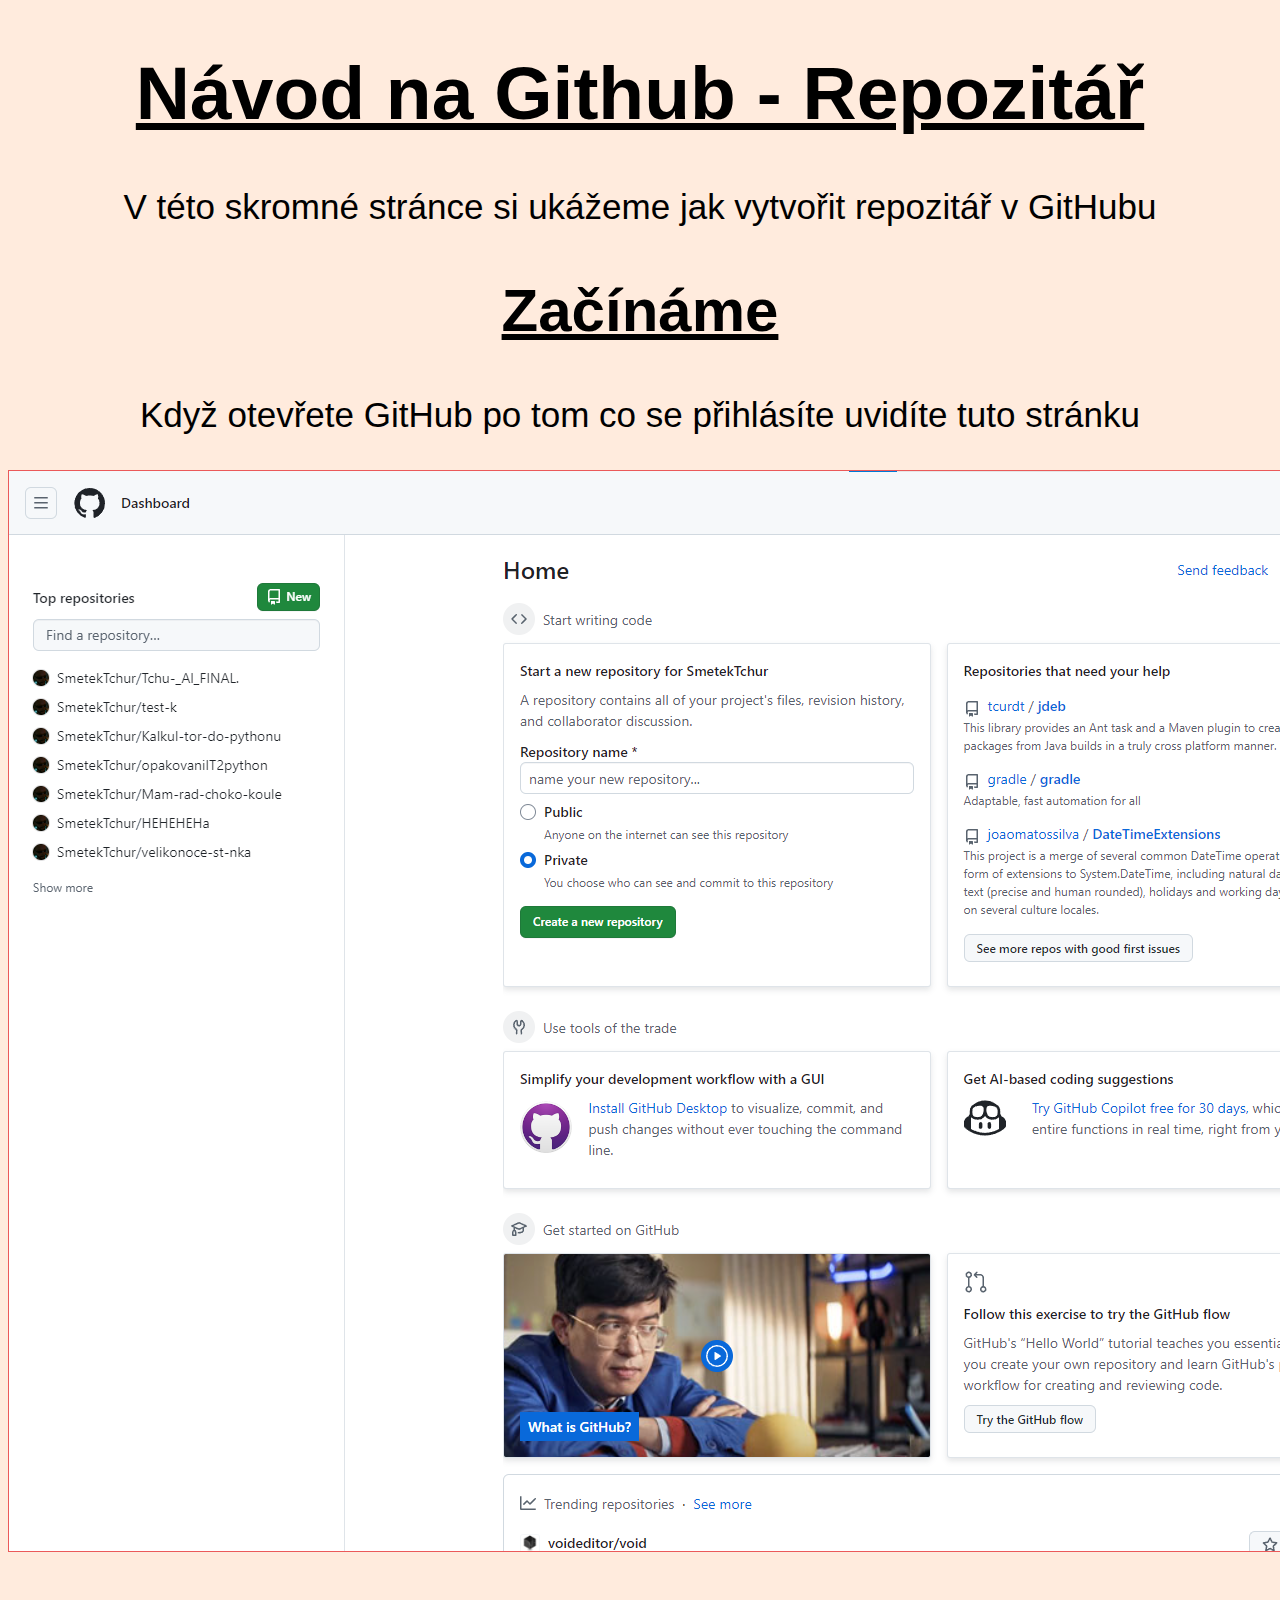
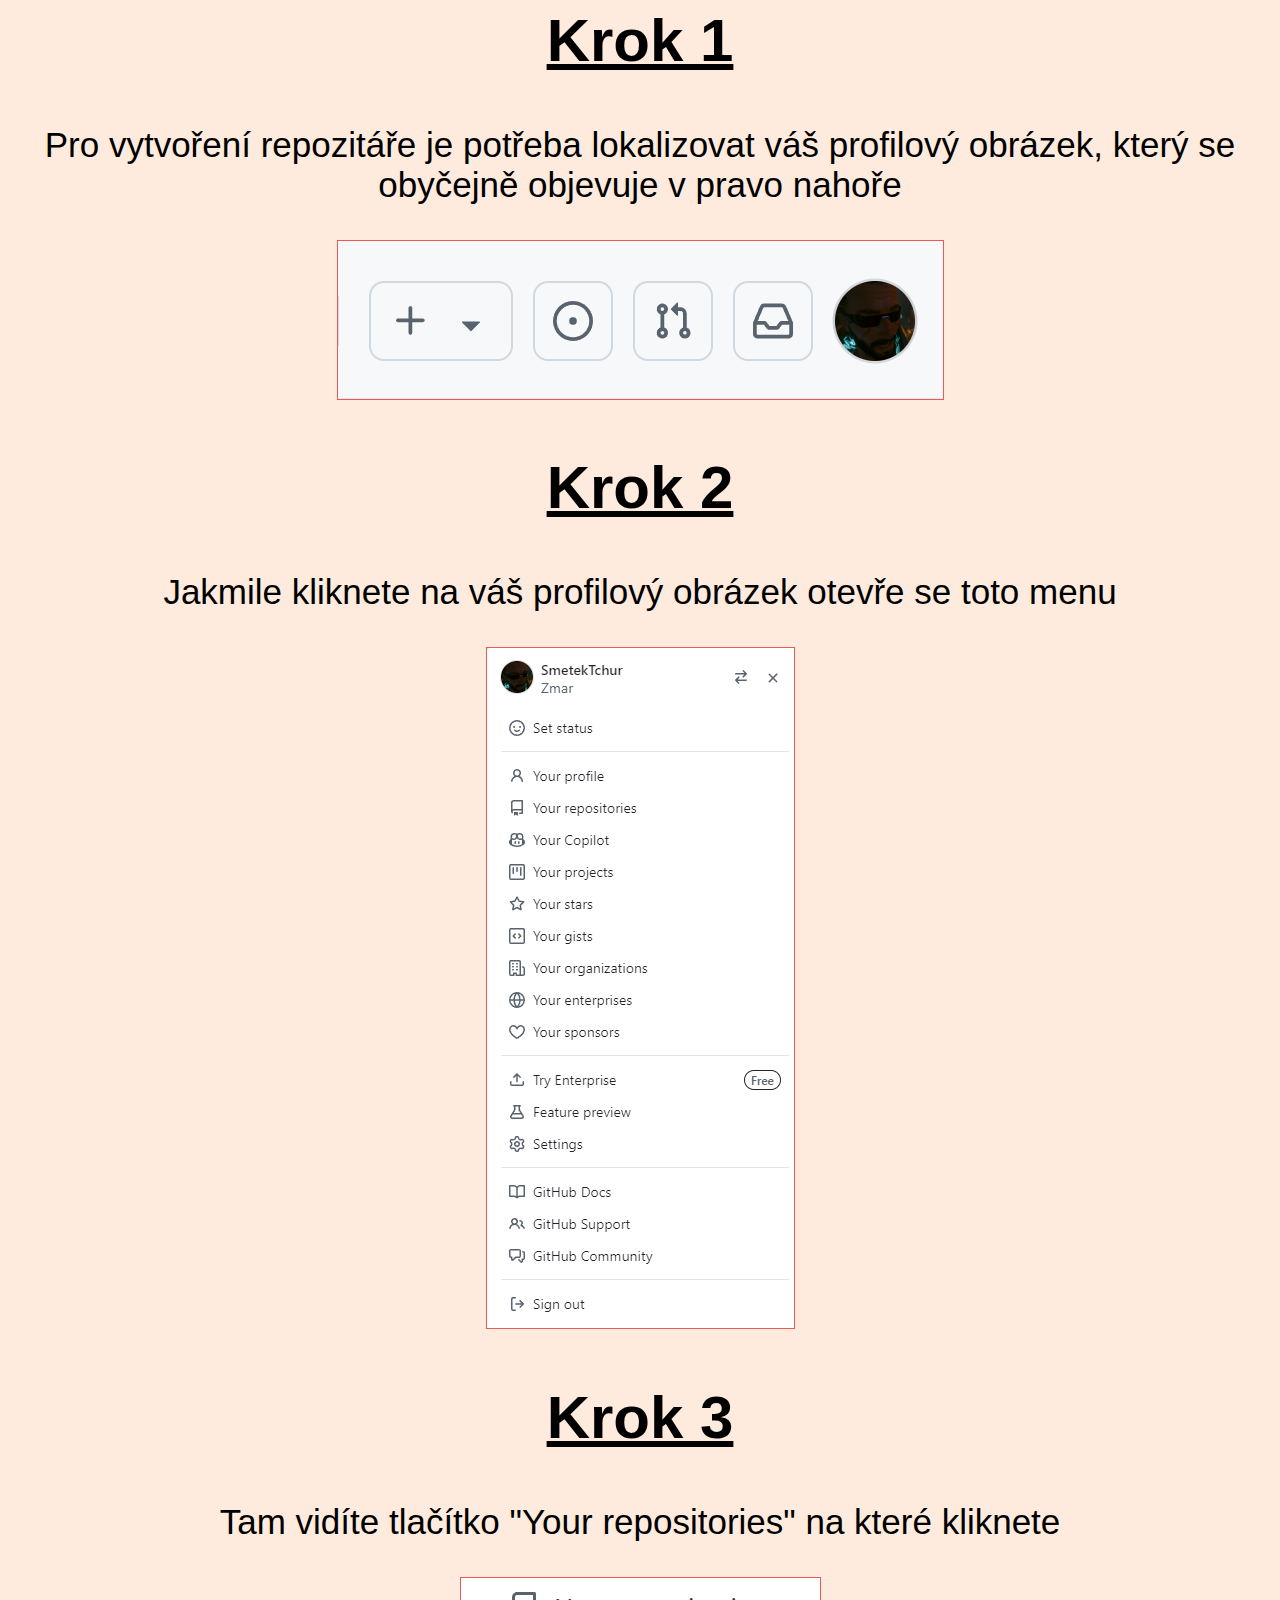
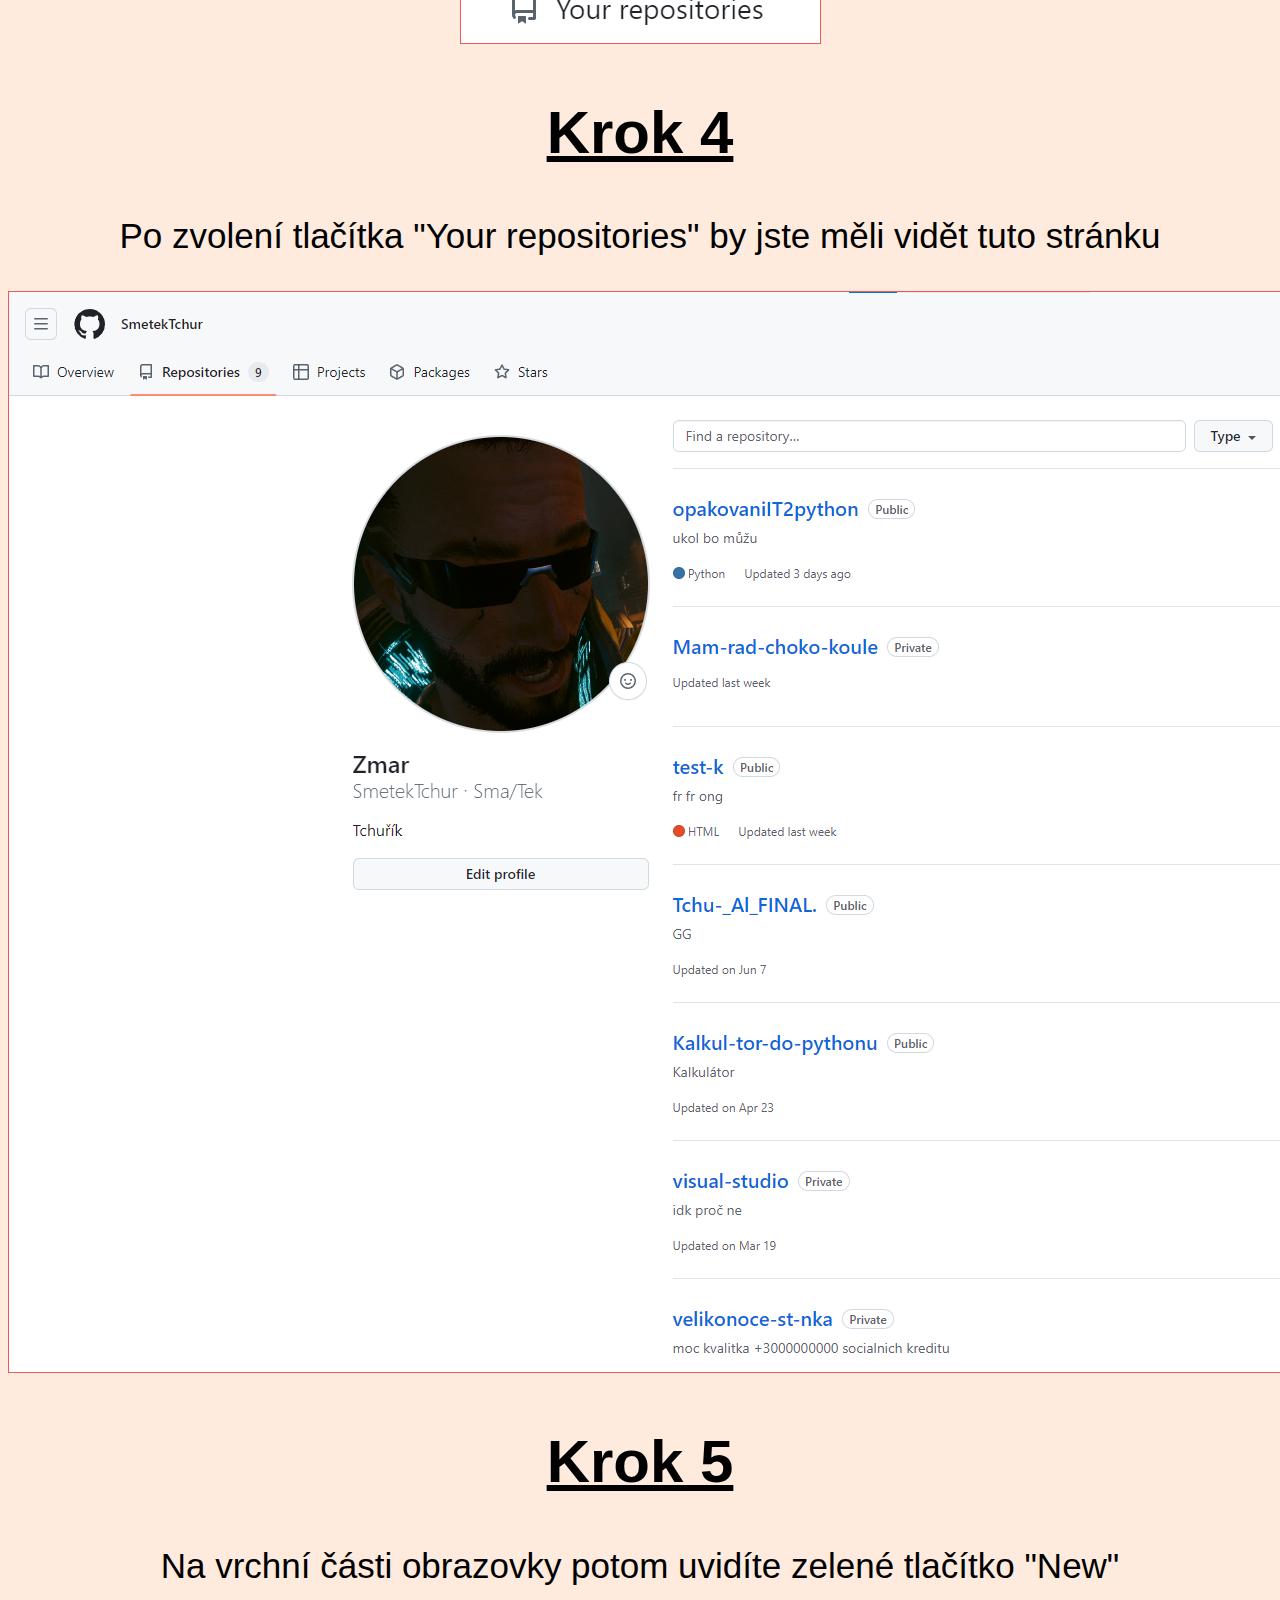
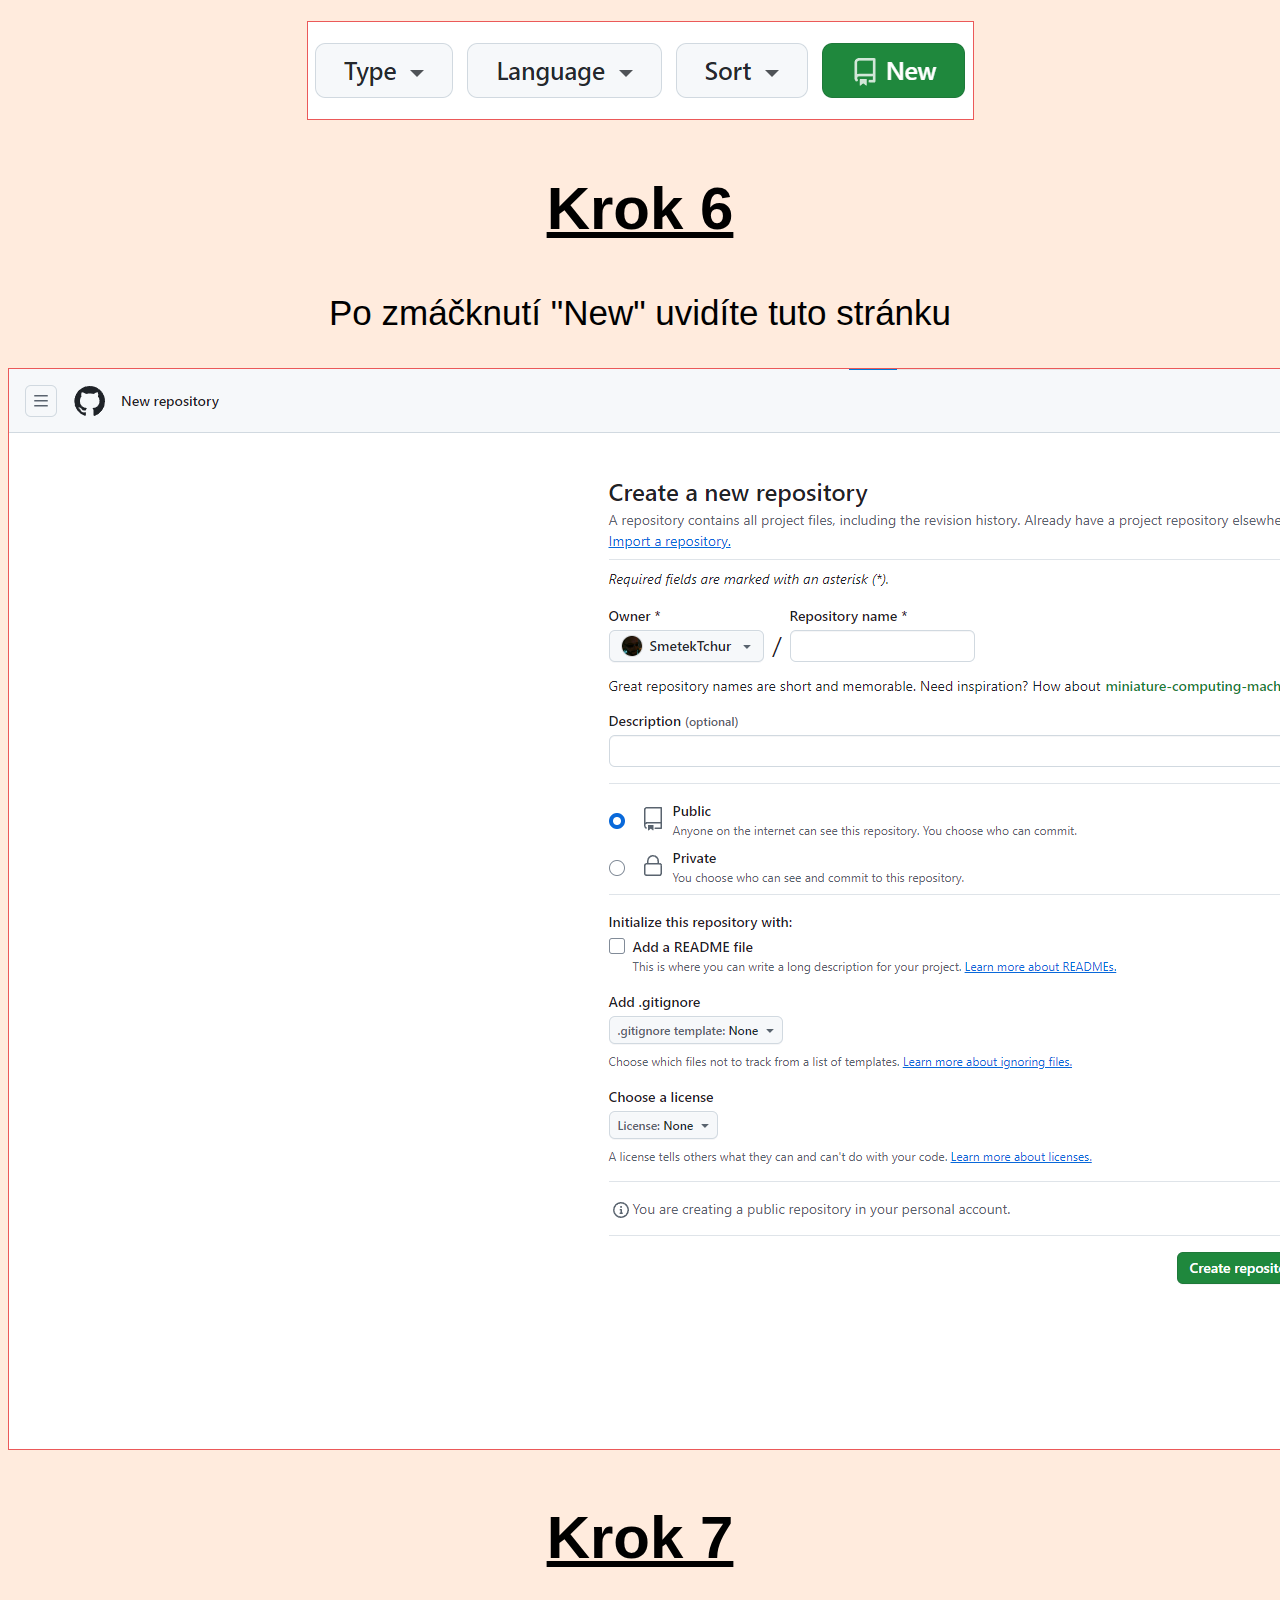
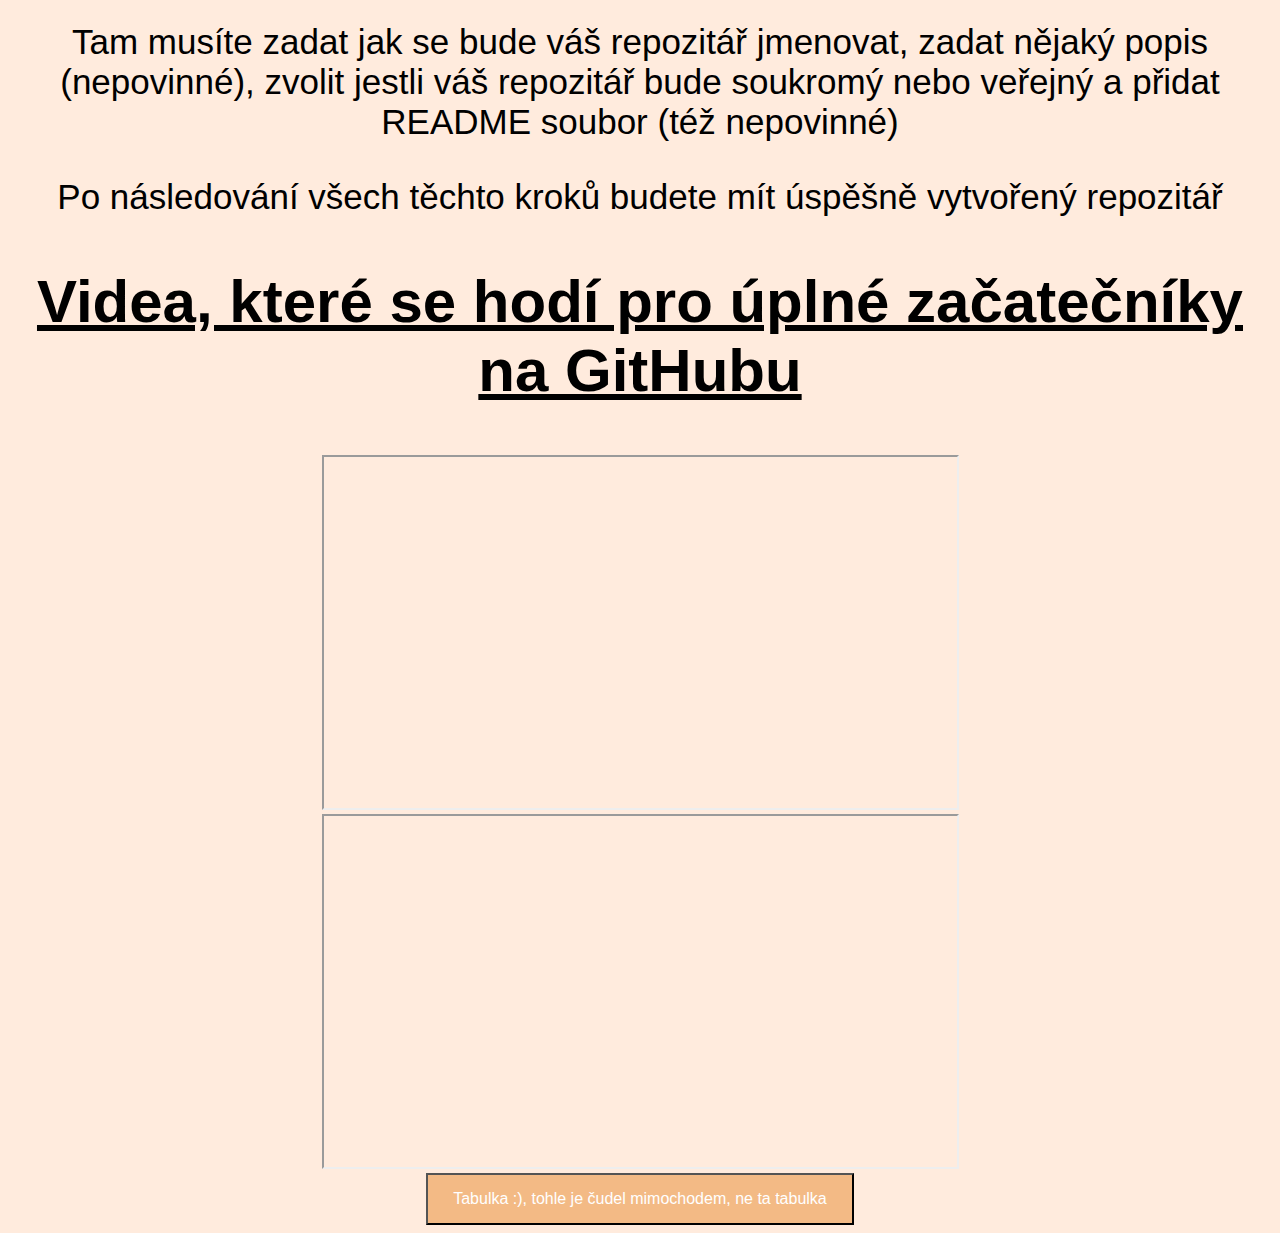
<file: opakovaniWAIT2/index.html>
<!DOCTYPE html>
<html lang="en">
<head>
    <meta charset="UTF-8">
    <meta name="viewport" content="width=device-width, initial-scale=1.0">
    <title>Návod na GitGut</title>
    <link rel="stylesheet" href="style.css">
    <link rel="stylesheet" href="index2.html">
</head>
<body>

<h1>Návod na Github - Repozitář</h1>
    
<p>V této skromné stránce si ukážeme jak vytvořit repozitář v GitHubu</p>
<h2>Začínáme</h2>
<p>Když otevřete GitHub po tom co se přihlásíte uvidíte tuto stránku</p>
<center><img src="image.png"></center>
<h2>Krok 1</h2>
<p>Pro vytvoření repozitáře je potřeba lokalizovat váš profilový obrázek, který se obyčejně objevuje v pravo nahoře</p>
<center><img src="image copy.png"></center>
<h2>Krok 2</h2>
<p>Jakmile kliknete na váš profilový obrázek otevře se toto menu</p>
<center><img src="image copy 2.png"></center>
<h2>Krok 3</h2>
<p>Tam vidíte tlačítko "Your repositories" na které kliknete</p>
<center><img src="image copy 3.png"></center>
<h2>Krok 4</h2>
<p>Po zvolení tlačítka "Your repositories" by jste měli vidět tuto stránku</p>
<center><img src="image copy 4.png"></center>
<h2>Krok 5</h2>
<p>Na vrchní části obrazovky potom uvidíte zelené tlačítko "New"</p>
<center><img src="image copy 5.png"></center>
<h2>Krok 6</h2>
<p>Po zmáčknutí "New" uvidíte tuto stránku</p>
<center><img src="image copy 6.png"></center>
<h2>Krok 7</h2>
<p>Tam musíte zadat jak se bude váš repozitář jmenovat, zadat nějaký popis (nepovinné), zvolit jestli váš repozitář bude soukromý nebo veřejný a přidat README soubor (též nepovinné)</p>

<p>Po následování všech těchto kroků budete mít úspěšně vytvořený repozitář</p>

<h2>Videa, které se hodí pro úplné začatečníky na GitHubu</h2>

<center><iframe width="633" height="351" src="https://www.youtube.com/embed/277gRTVtw2I" title="How to Get Started with GitHub (as a new developer)" frameborder="4" allow="accelerometer; autoplay; clipboard-write; encrypted-media; gyroscope; picture-in-picture; web-share" referrerpolicy="strict-origin-when-cross-origin" allowfullscreen></iframe></center>
<center><iframe width="633" height="351" src="https://www.youtube.com/embed/BWV3A7R0fbM" title="How to use the GitHub Codespace" frameborder="4" allow="accelerometer; autoplay; clipboard-write; encrypted-media; gyroscope; picture-in-picture; web-share" referrerpolicy="strict-origin-when-cross-origin" allowfullscreen></iframe></center>

<center><a href="index2.html"><button>Tabulka :), tohle je čudel mimochodem, ne ta tabulka</button></a></center>

</body>
</html>
</file>
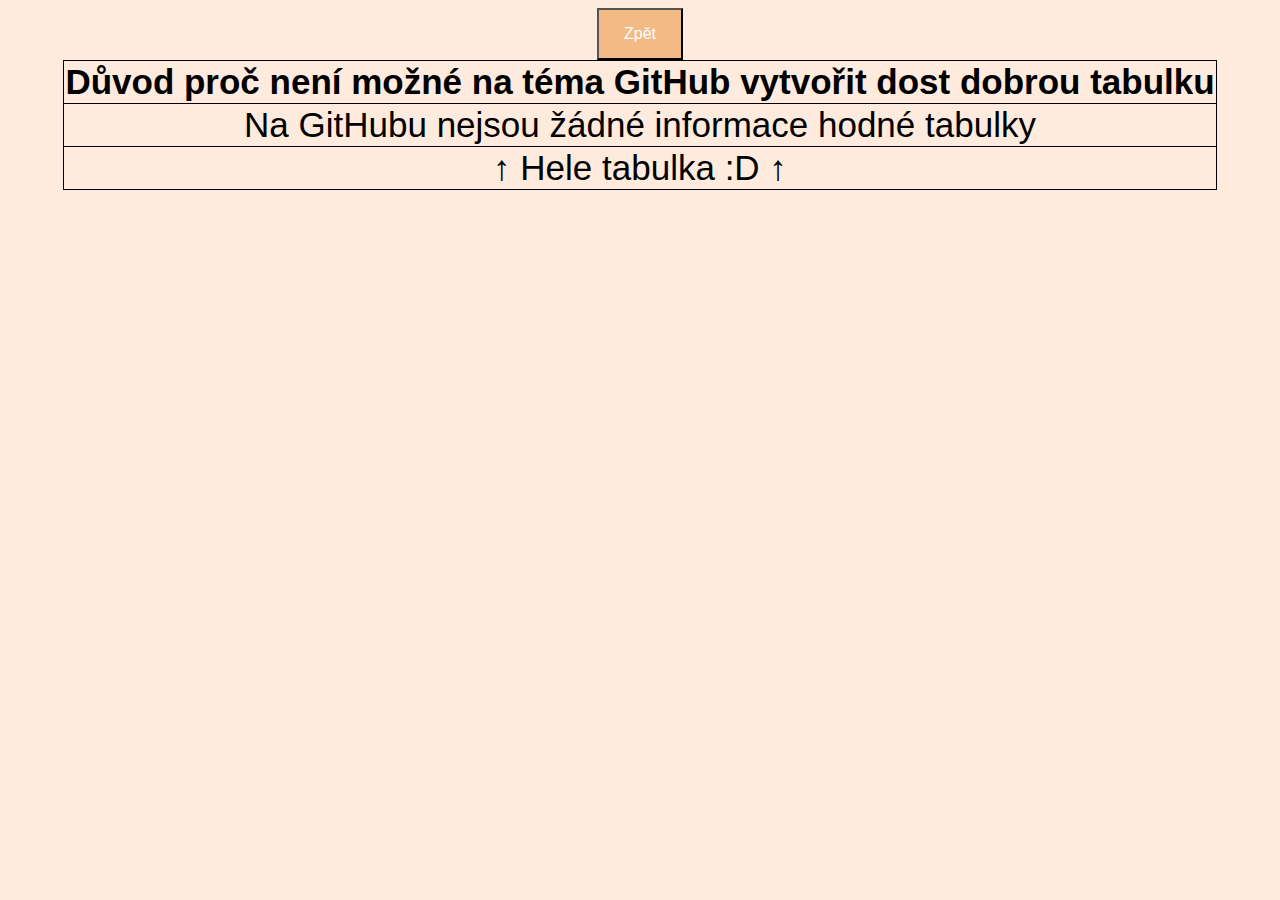
<file: opakovaniWAIT2/index2.html>
<!DOCTYPE html>
<html lang="en">
<head>
    <meta charset="UTF-8">
    <meta name="viewport" content="width=device-width, initial-scale=1.0">
    <title>tabulka</title>
<link rel="stylesheet" href="index.html">
<link rel="stylesheet" href="style.css">
</head>
<body>
<center><a href="index.html"><button>Zpět</button></a></center>
<center><table>
<tr>
<th>Důvod proč není možné na téma GitHub vytvořit dost dobrou tabulku</th>
</tr>
<tr>
<td>Na GitHubu nejsou žádné informace hodné tabulky</td>
</tr>
<tr>
<td>↑ Hele tabulka :D ↑</td>
</tr>
</table></center>
</body>
</html>
</file>
<file: opakovaniWAIT2/style.css>
h1{
text-align: center;
font-family: 'Gill Sans', 'Gill Sans MT', Calibri, 'Trebuchet MS', sans-serif;  
font-size: 75px;
text-decoration: underline;   
}

body{
background-color: rgb(255, 235, 221)
}

table, th, td{
border: 1px solid;
text-align: center;
border-collapse: collapse;
color: black;
font-family: 'Gill Sans', 'Gill Sans MT', Calibri, 'Trebuchet MS', sans-serif;
font-size: 35px;
}

p{
text-align: center;
font-family: 'Gill Sans', 'Gill Sans MT', Calibri, 'Trebuchet MS', sans-serif;
font-size: 35px;
}

img {
border: 1px solid #eb5959;
}

h2 {
font-size: 60px;
font-family: 'Gill Sans', 'Gill Sans MT', Calibri, 'Trebuchet MS', sans-serif;
text-decoration: underline;
text-align: center;    
}

button {
background-color: #f3ba85;
color: white;
padding: 15px 25px;
text-align: center;
text-decoration: none;
display: inline-block;
font-size: 16px;
}
</file>
